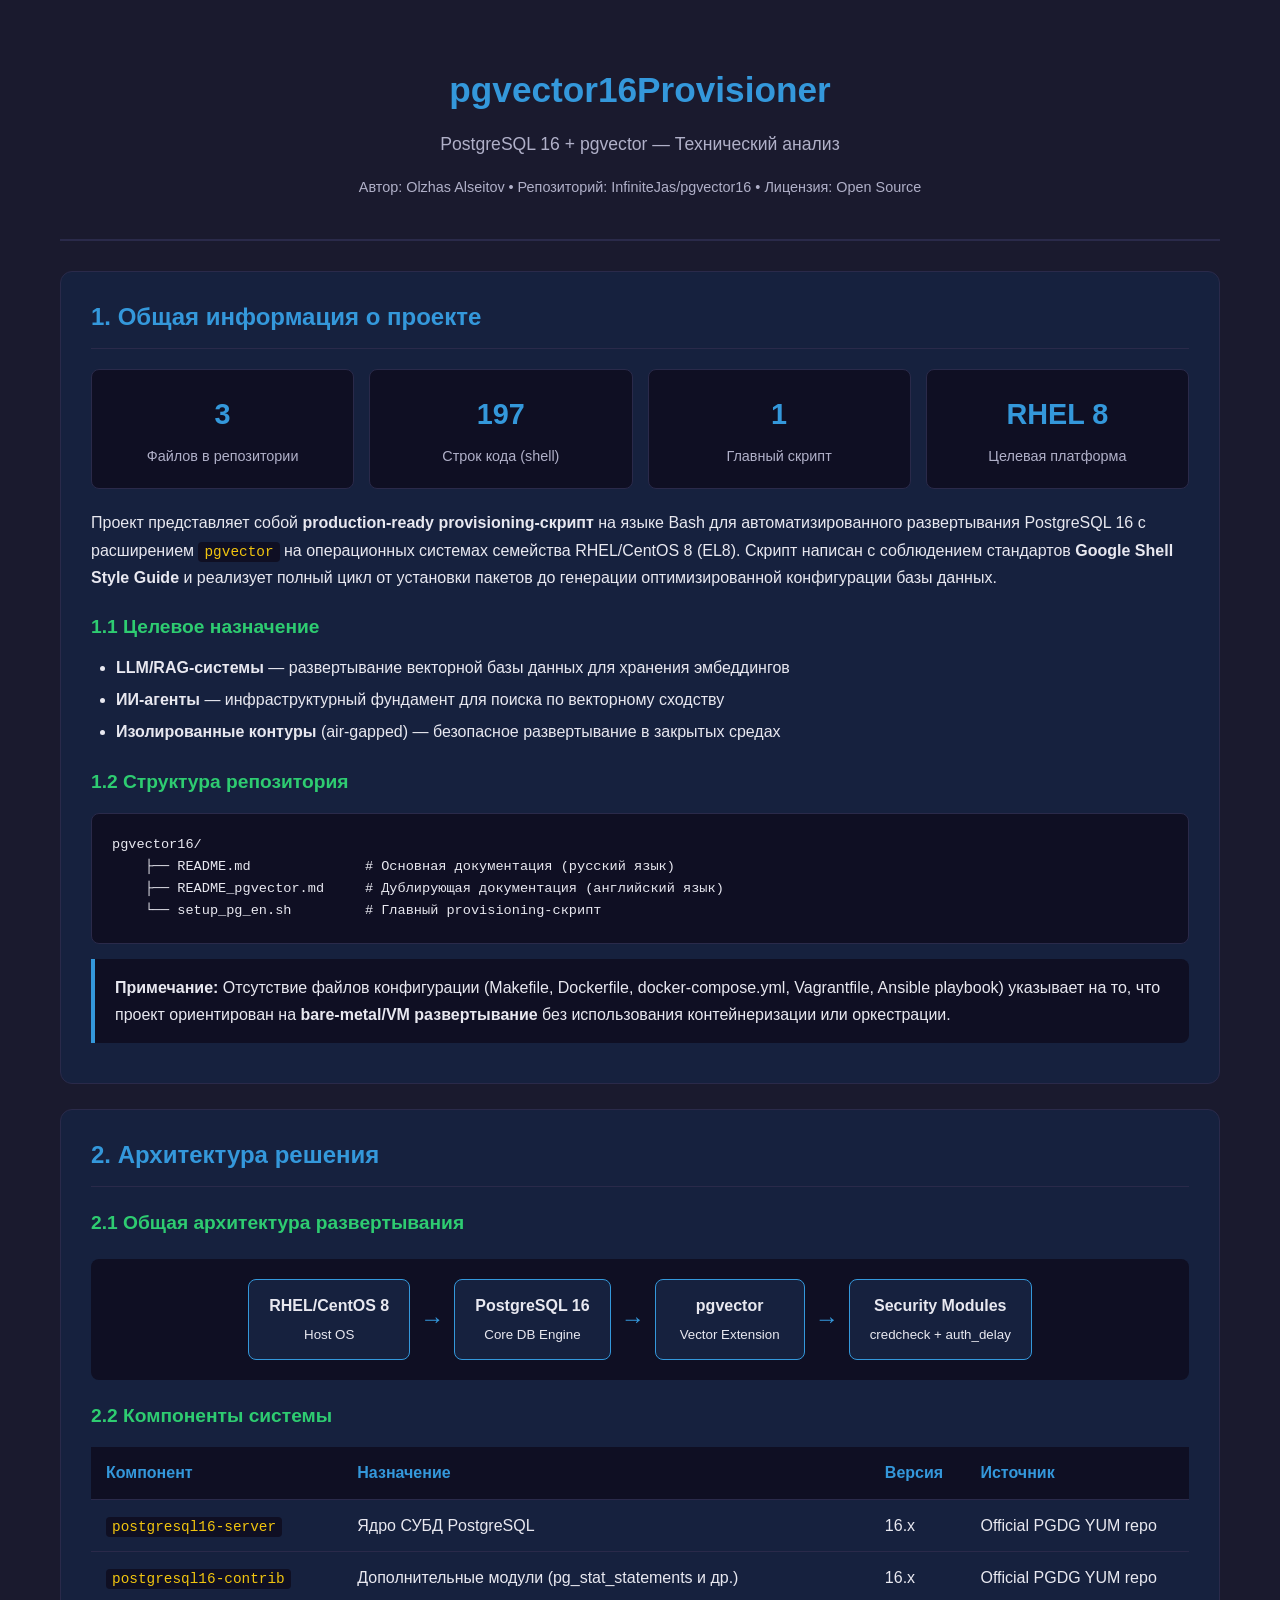
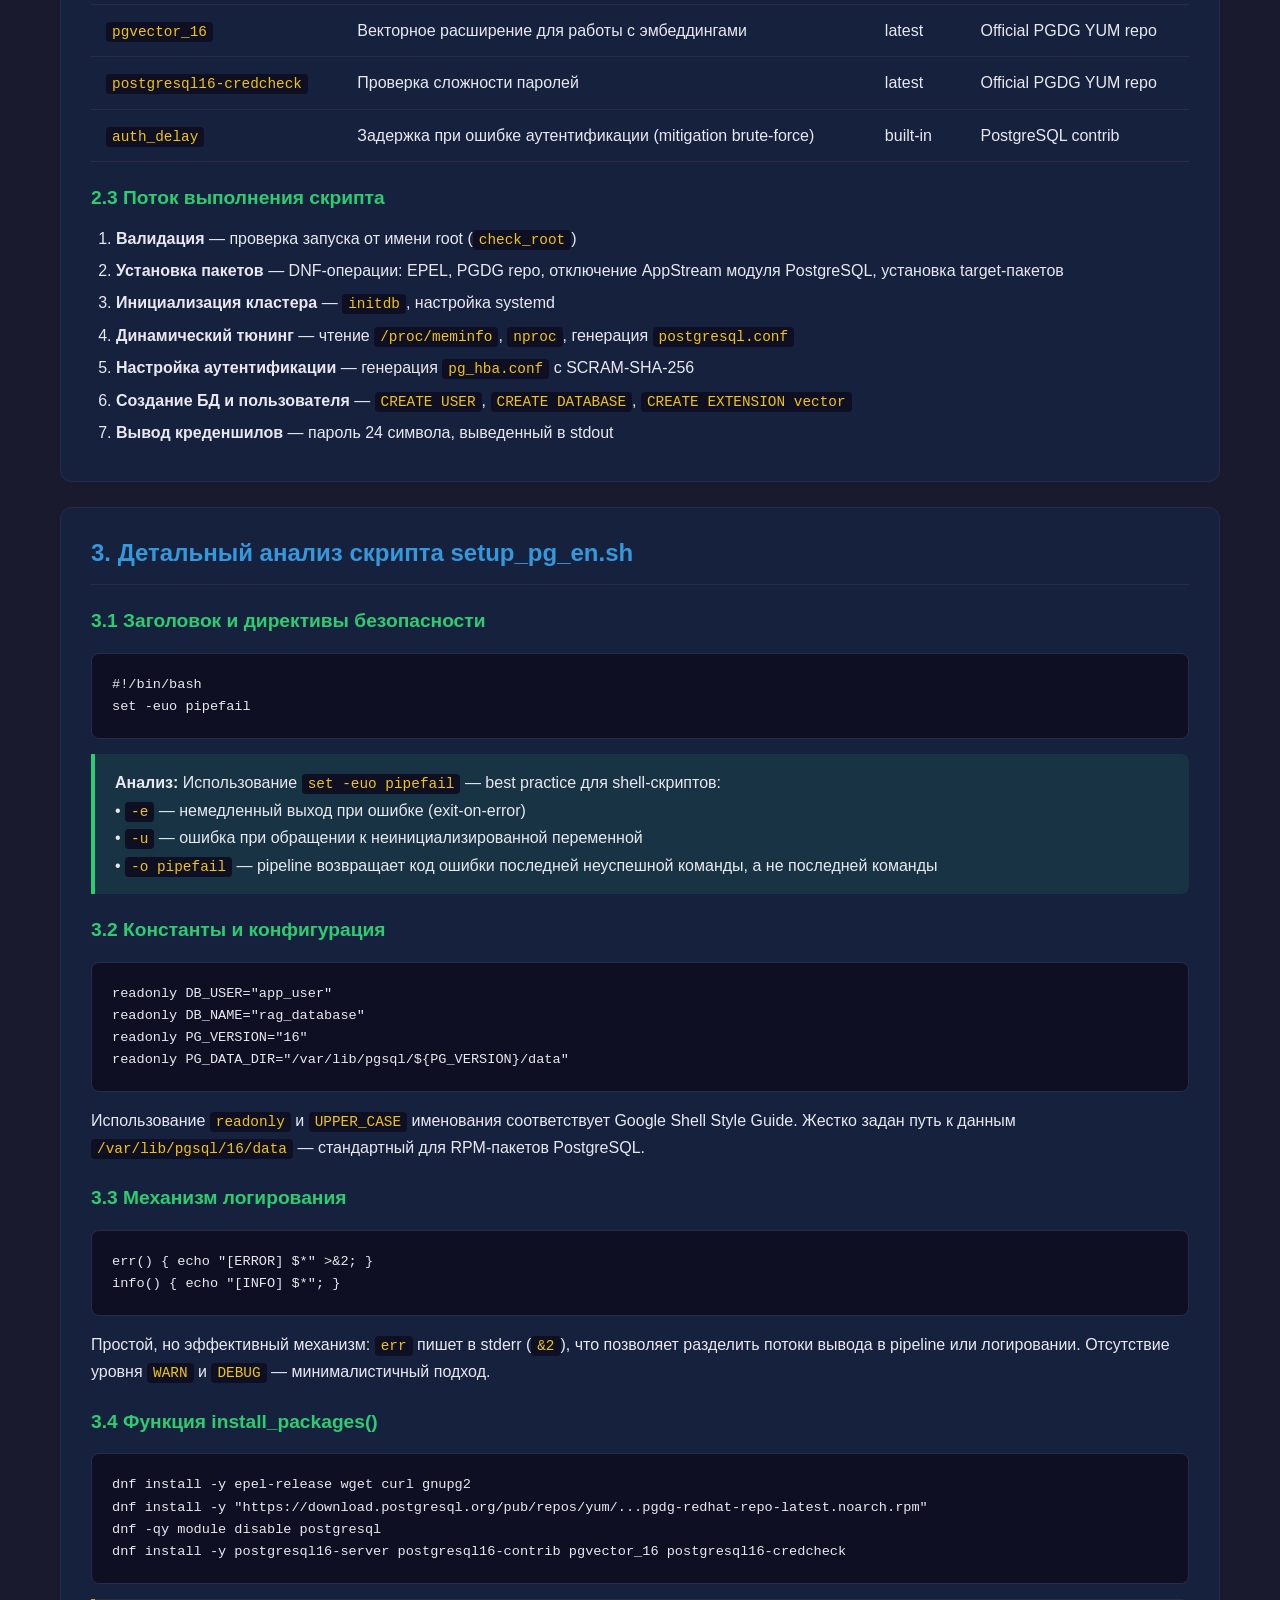
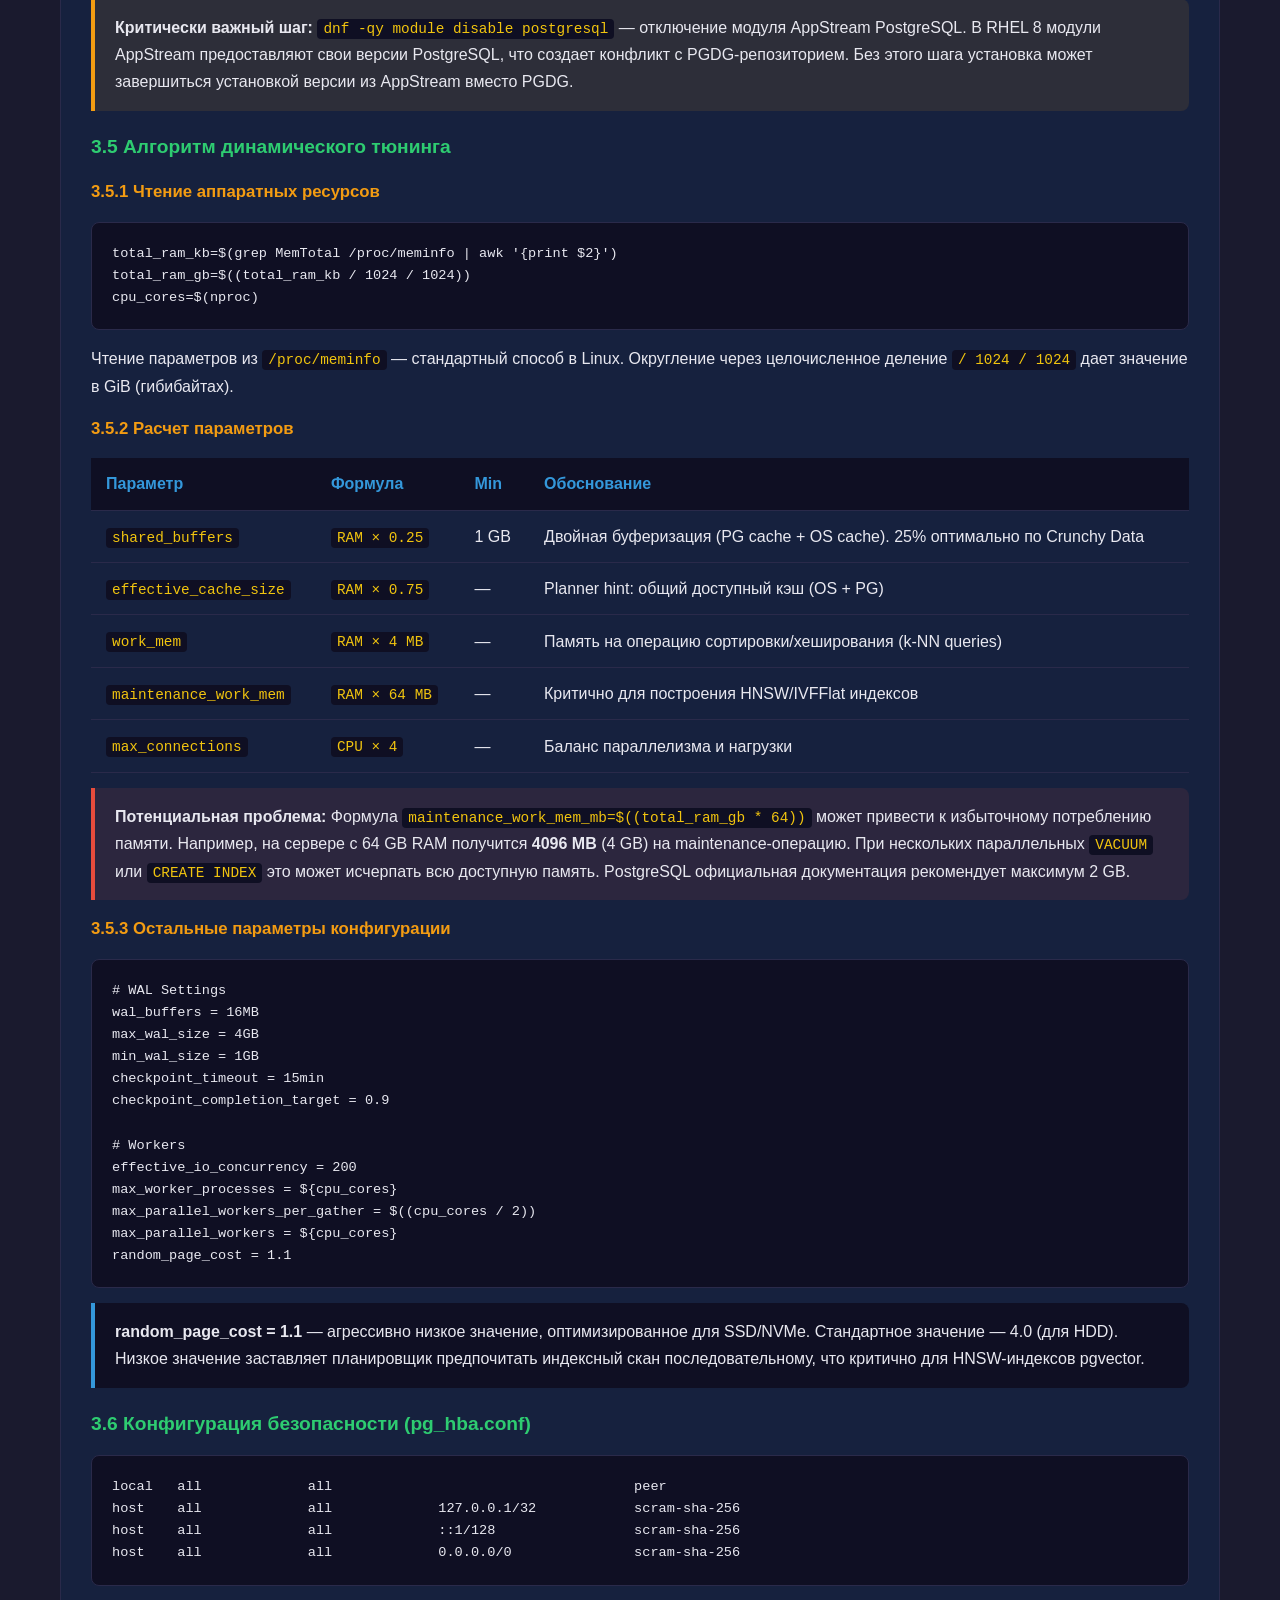
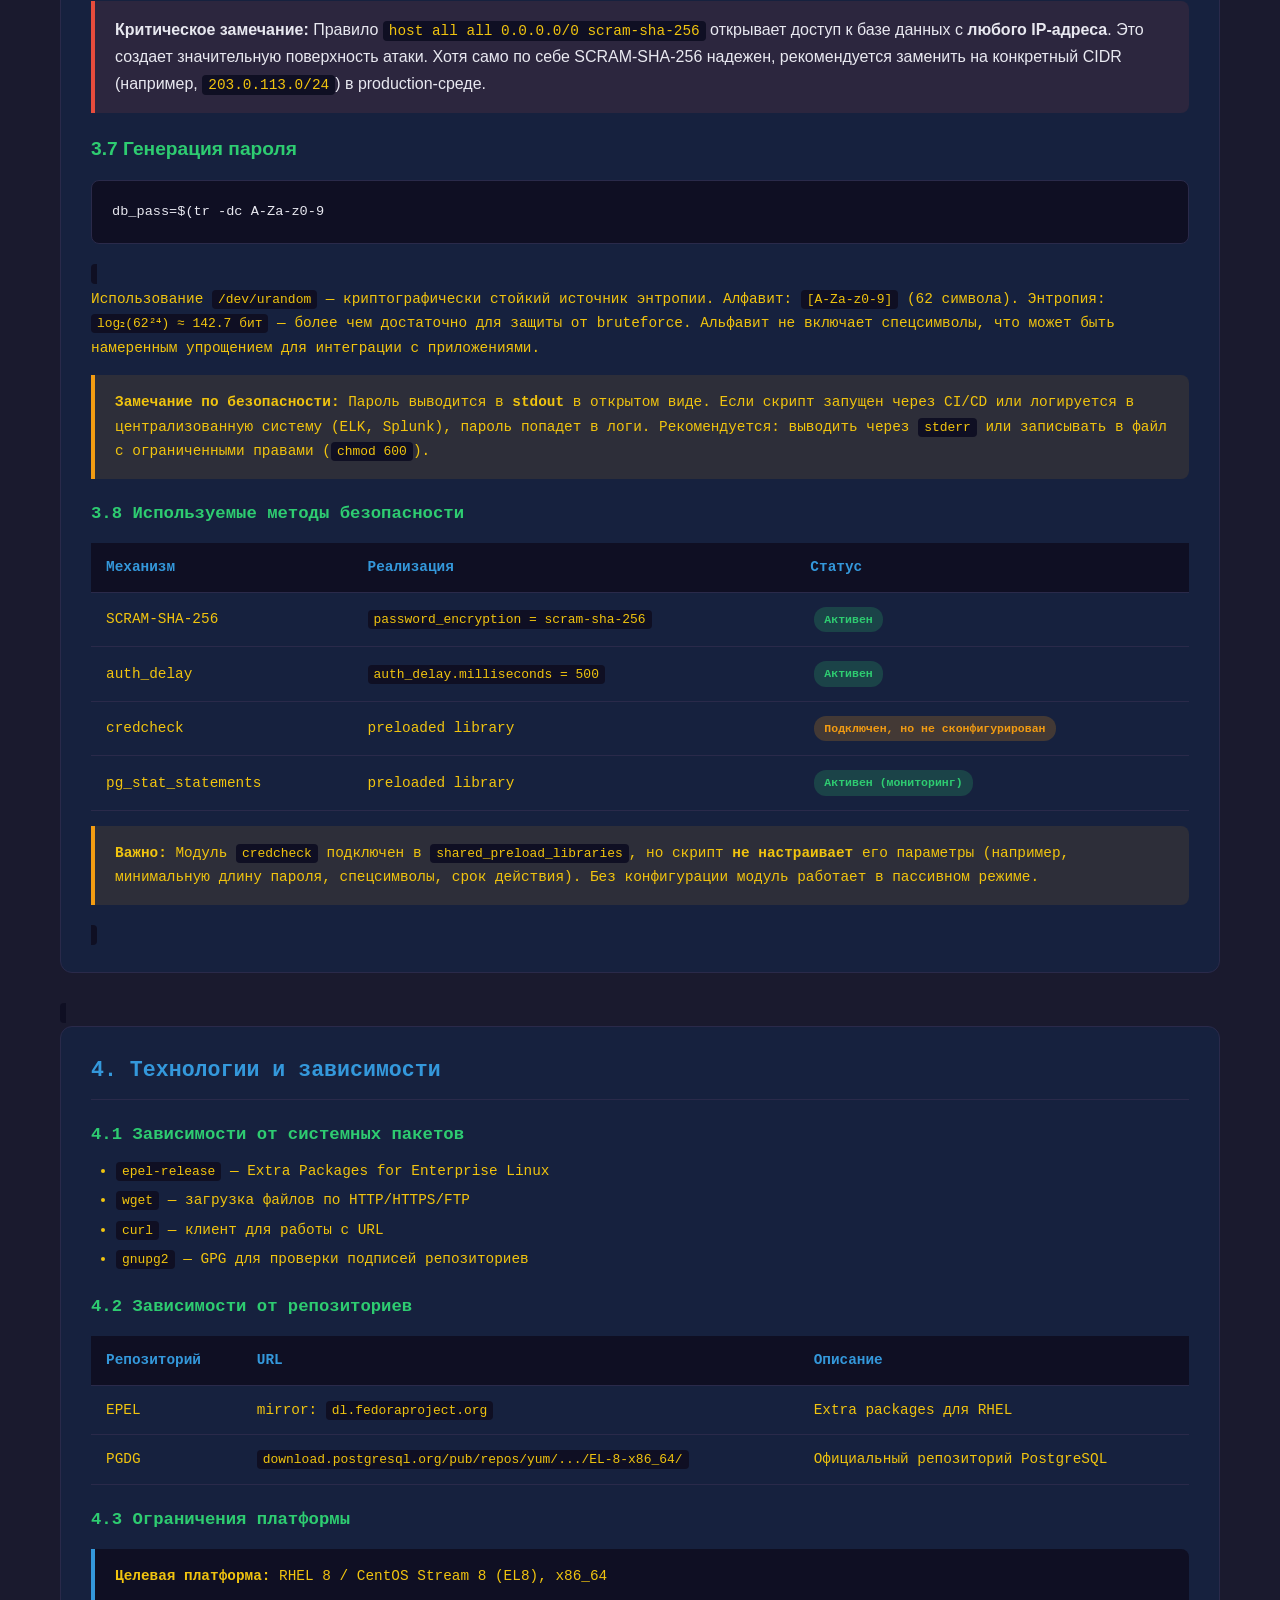
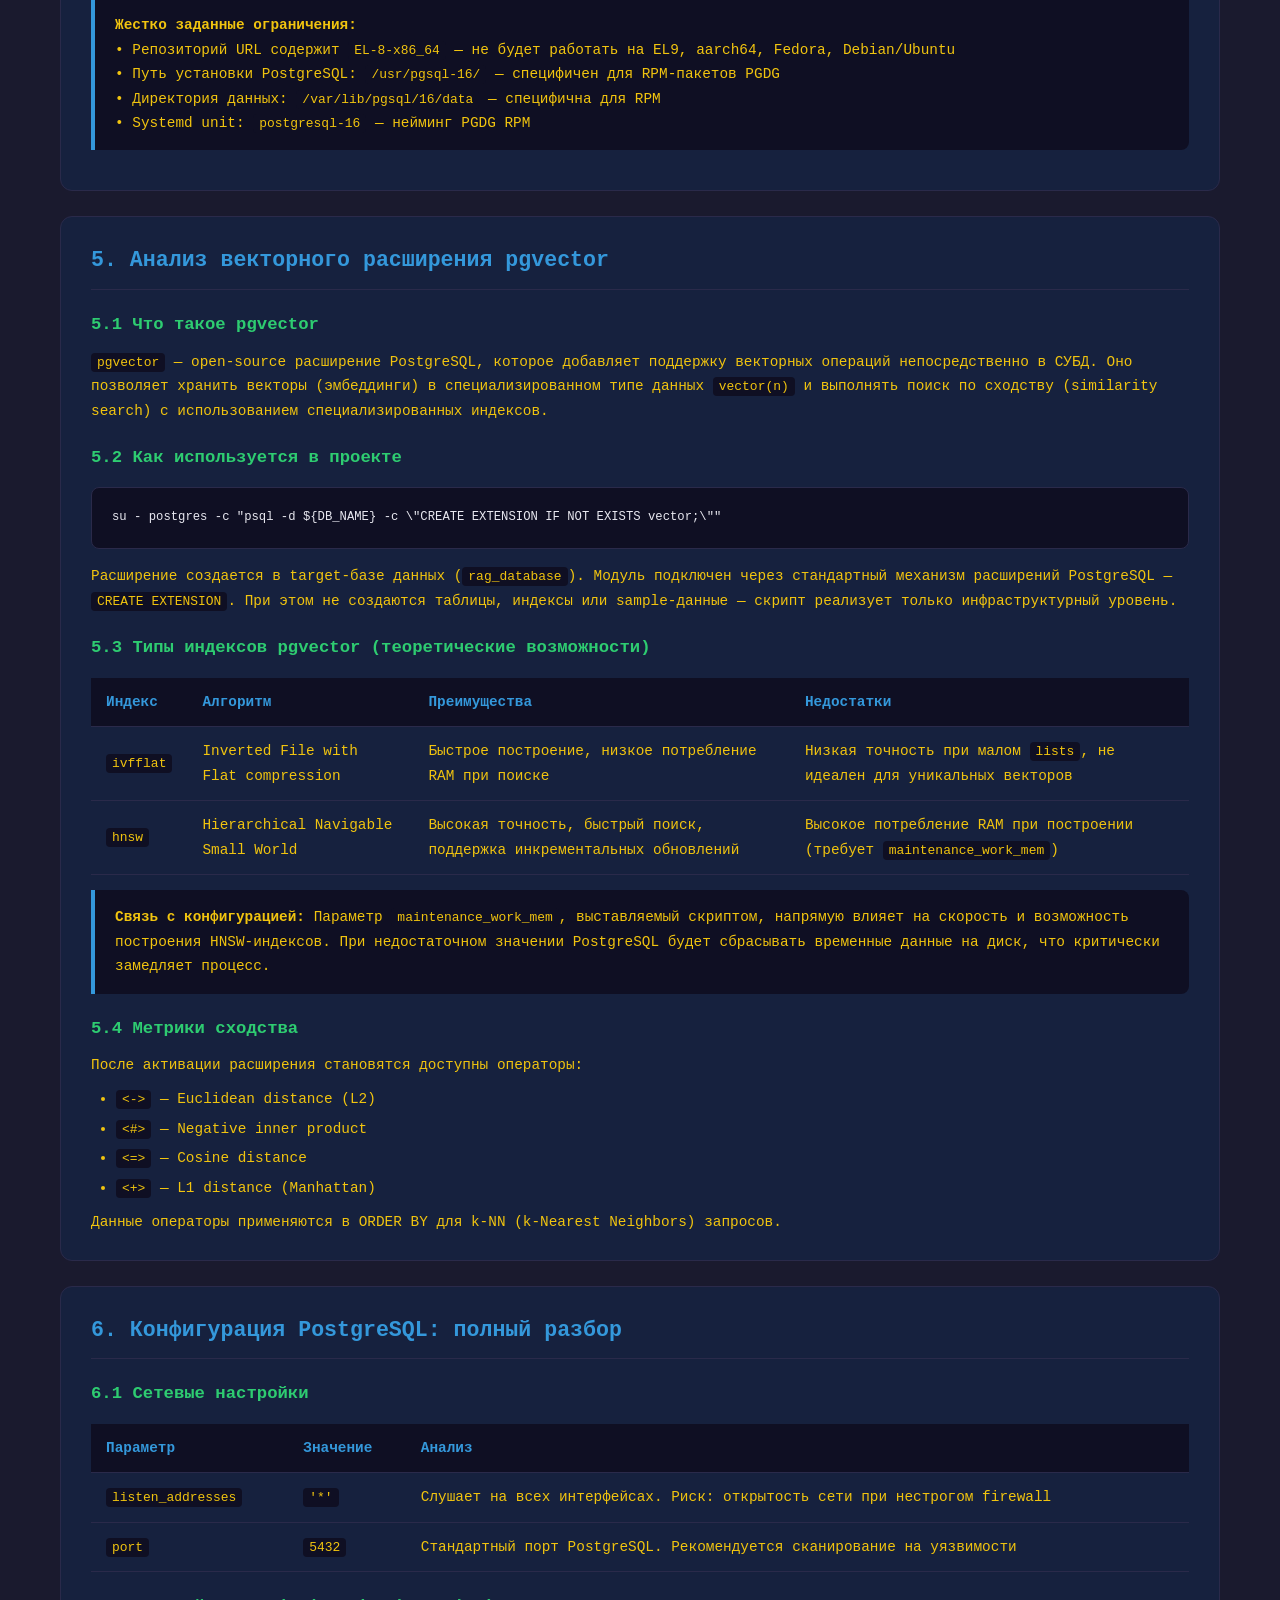
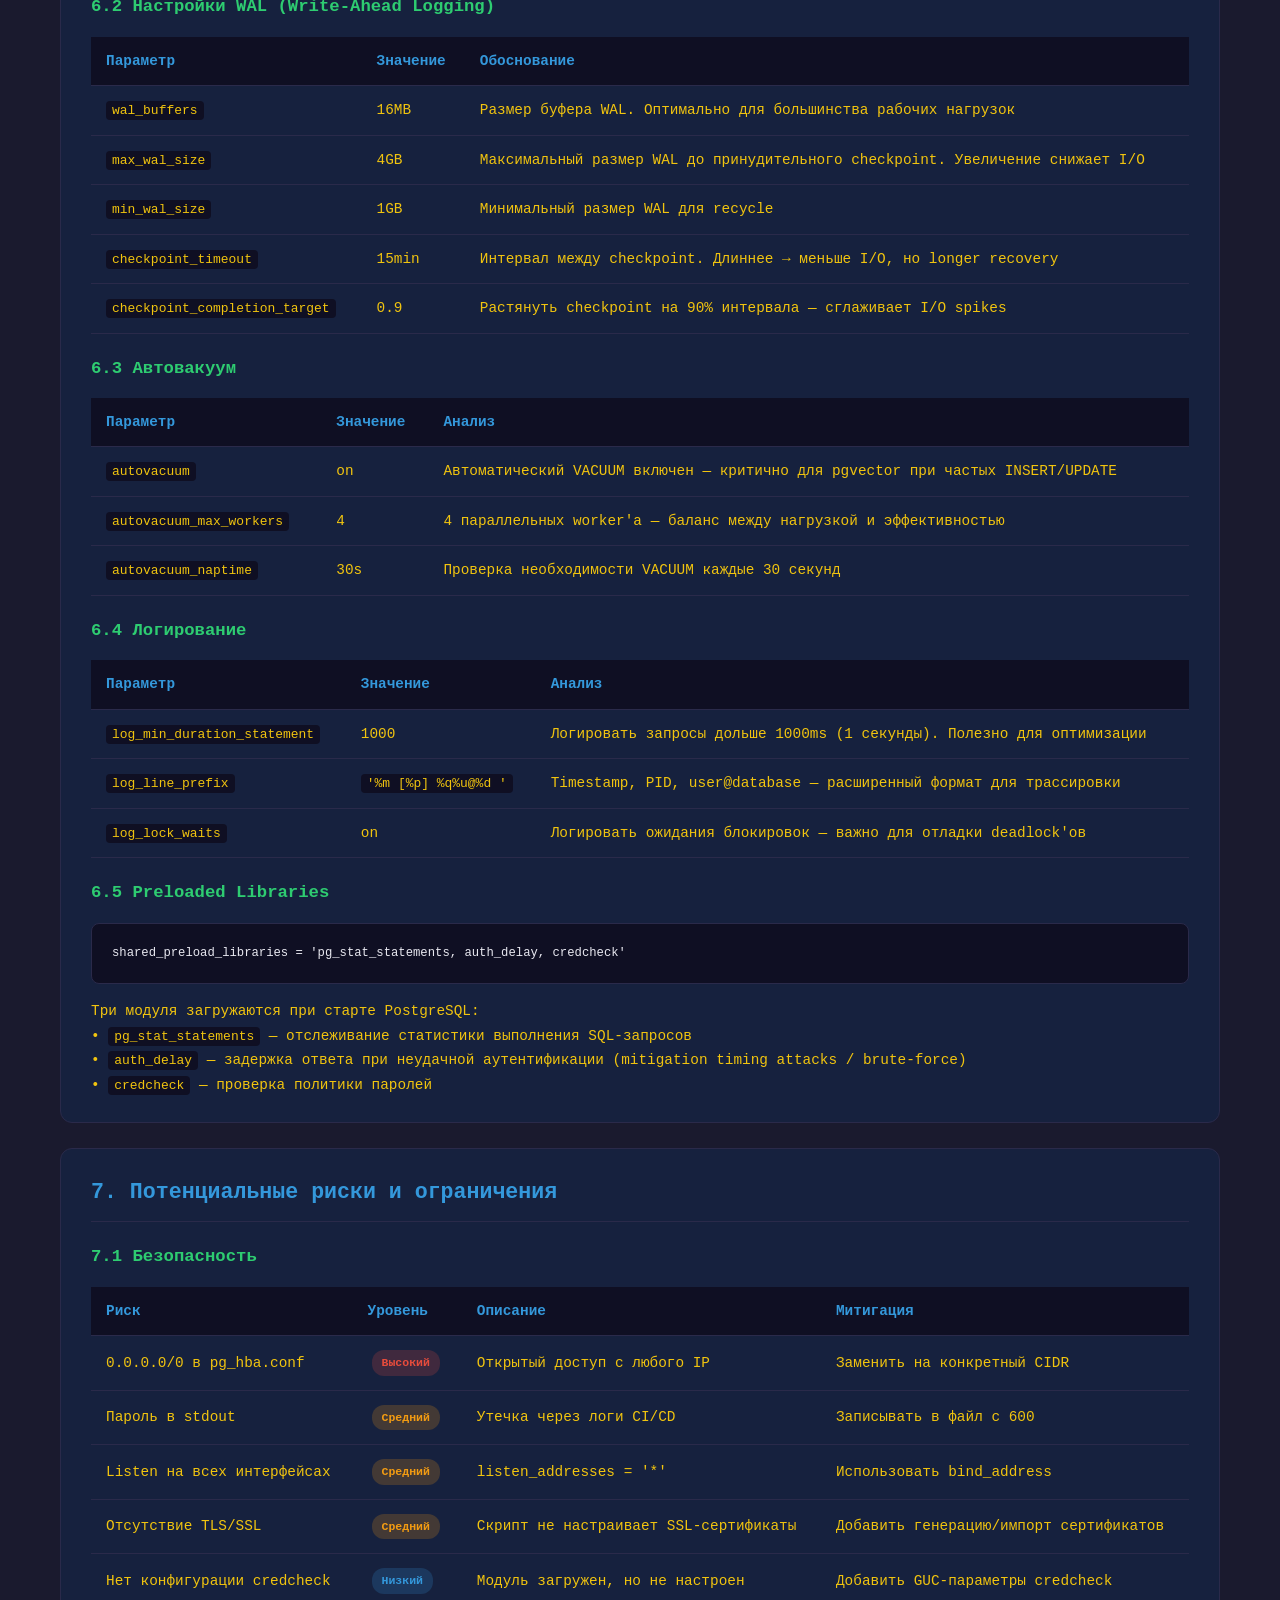
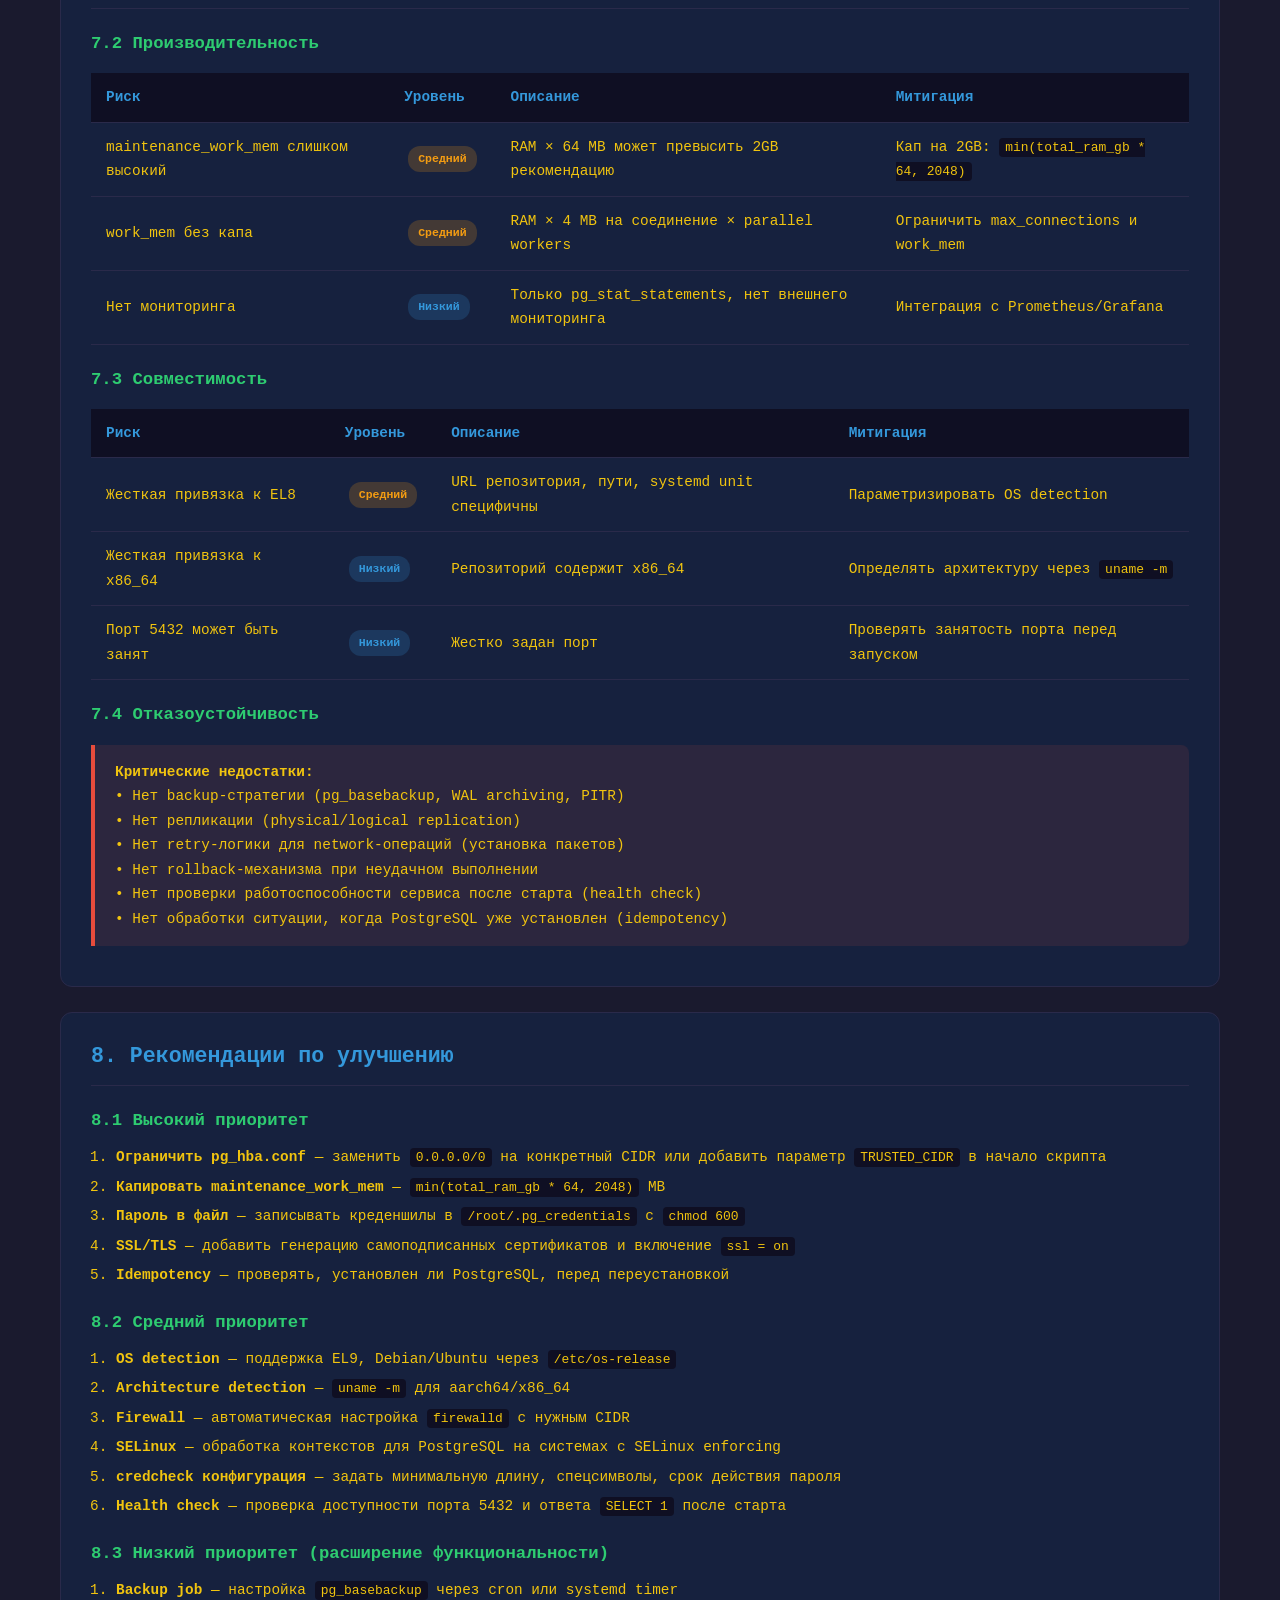
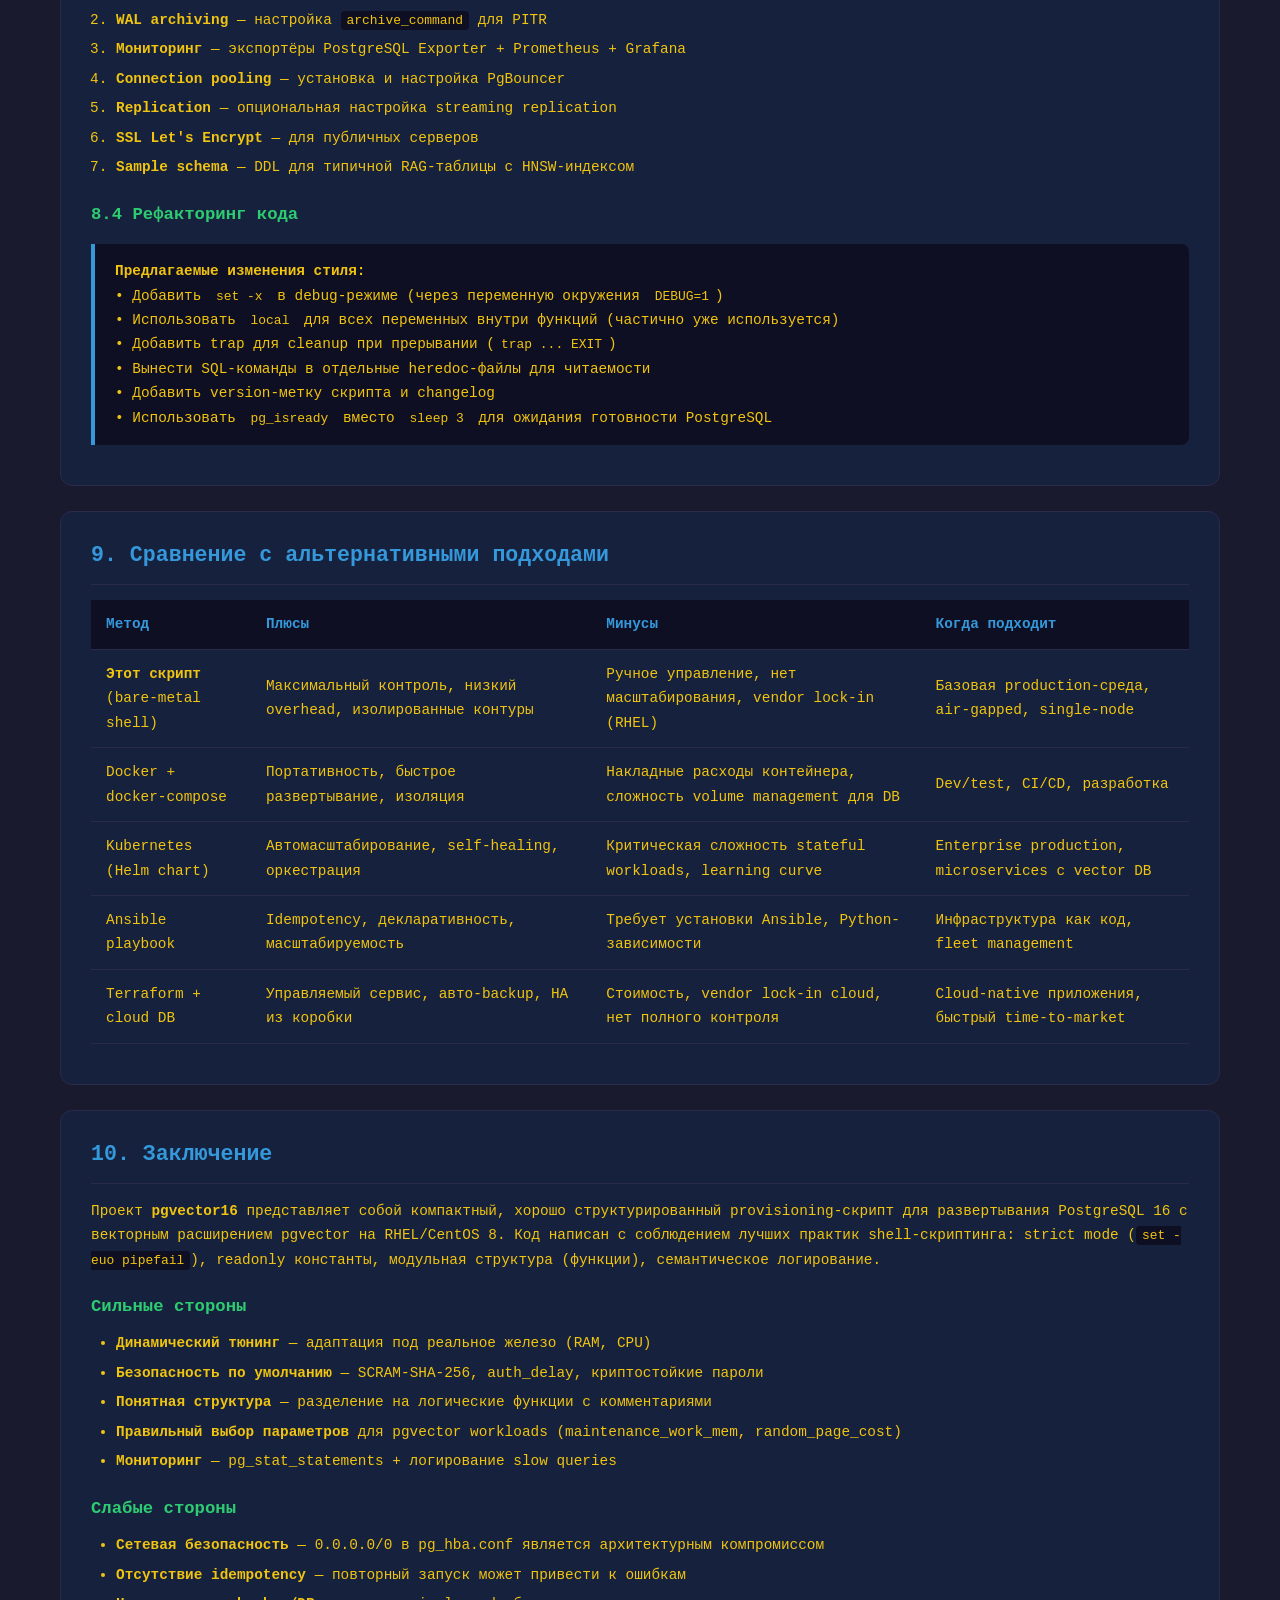
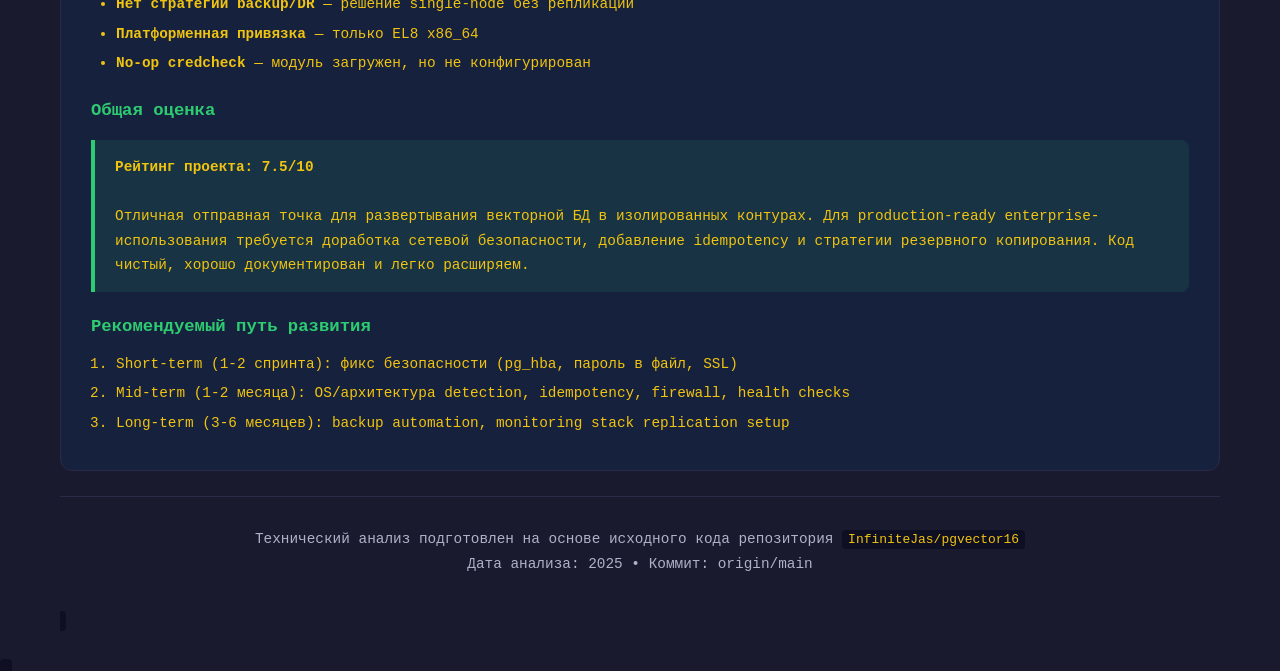
<file: technical_analysis.html>
<!DOCTYPE html>
<html lang="ru">
<head>
    <meta charset="UTF-8">
    <meta name="viewport" content="width=device-width, initial-scale=1.0">
    <title>Технический анализ: pgvector16 — PostgreSQL 16 + pgvector Provisioner</title>
    <style>
        :root {
            --bg-primary: #1a1a2e;
            --bg-secondary: #16213e;
            --bg-code: #0f0f23;
            --text-primary: #e8e8f0;
            --text-secondary: #b0b0c8;
            --accent-blue: #3498db;
            --accent-green: #2ecc71;
            --accent-orange: #f39c12;
            --accent-red: #e74c3c;
            --border-color: #2a2a4a;
        }
        
        * {
            margin: 0;
            padding: 0;
            box-sizing: border-box;
        }
        
        body {
            font-family: 'Segoe UI', Tahoma, Geneva, Verdana, sans-serif;
            background: var(--bg-primary);
            color: var(--text-primary);
            line-height: 1.7;
        }
        
        .container {
            max-width: 1200px;
            margin: 0 auto;
            padding: 20px;
        }
        
        header {
            text-align: center;
            padding: 40px 0;
            border-bottom: 2px solid var(--border-color);
            margin-bottom: 30px;
        }
        
        header h1 {
            font-size: 2.2em;
            color: var(--accent-blue);
            margin-bottom: 10px;
        }
        
        header .subtitle {
            color: var(--text-secondary);
            font-size: 1.1em;
        }
        
        header .meta {
            margin-top: 15px;
            color: var(--text-secondary);
            font-size: 0.9em;
        }
        
        .section {
            background: var(--bg-secondary);
            border-radius: 12px;
            padding: 25px 30px;
            margin-bottom: 25px;
            border: 1px solid var(--border-color);
        }
        
        .section h2 {
            color: var(--accent-blue);
            font-size: 1.5em;
            margin-bottom: 15px;
            padding-bottom: 10px;
            border-bottom: 1px solid var(--border-color);
        }
        
        .section h3 {
            color: var(--accent-green);
            font-size: 1.2em;
            margin: 20px 0 10px 0;
        }
        
        .section h4 {
            color: var(--accent-orange);
            font-size: 1.05em;
            margin: 15px 0 8px 0;
        }
        
        .highlight-box {
            background: var(--bg-code);
            border-left: 4px solid var(--accent-blue);
            padding: 15px 20px;
            margin: 15px 0;
            border-radius: 0 8px 8px 0;
        }
        
        .warning-box {
            background: rgba(243, 156, 18, 0.1);
            border-left: 4px solid var(--accent-orange);
            padding: 15px 20px;
            margin: 15px 0;
            border-radius: 0 8px 8px 0;
        }
        
        .danger-box {
            background: rgba(231, 76, 60, 0.1);
            border-left: 4px solid var(--accent-red);
            padding: 15px 20px;
            margin: 15px 0;
            border-radius: 0 8px 8px 0;
        }
        
        .success-box {
            background: rgba(46, 204, 113, 0.1);
            border-left: 4px solid var(--accent-green);
            padding: 15px 20px;
            margin: 15px 0;
            border-radius: 0 8px 8px 0;
        }
        
        code {
            background: var(--bg-code);
            padding: 2px 6px;
            border-radius: 4px;
            font-family: 'Consolas', 'Monaco', monospace;
            font-size: 0.9em;
            color: #f1c40f;
        }
        
        pre {
            background: var(--bg-code);
            padding: 20px;
            border-radius: 8px;
            overflow-x: auto;
            margin: 15px 0;
            border: 1px solid var(--border-color);
        }
        
        pre code {
            background: none;
            padding: 0;
            color: var(--text-primary);
            font-size: 0.85em;
            line-height: 1.6;
        }
        
        .param-table {
            width: 100%;
            border-collapse: collapse;
            margin: 15px 0;
        }
        
        .param-table th,
        .param-table td {
            padding: 12px 15px;
            text-align: left;
            border-bottom: 1px solid var(--border-color);
        }
        
        .param-table th {
            background: var(--bg-code);
            color: var(--accent-blue);
            font-weight: 600;
        }
        
        .param-table tr:hover {
            background: rgba(52, 152, 219, 0.05);
        }
        
        ul, ol {
            margin: 10px 0 10px 25px;
        }
        
        li {
            margin: 5px 0;
        }
        
        .tag {
            display: inline-block;
            padding: 3px 10px;
            border-radius: 12px;
            font-size: 0.8em;
            font-weight: 600;
            margin: 2px 4px;
        }
        
        .tag-green { background: rgba(46, 204, 113, 0.2); color: var(--accent-green); }
        .tag-blue { background: rgba(52, 152, 219, 0.2); color: var(--accent-blue); }
        .tag-orange { background: rgba(243, 156, 18, 0.2); color: var(--accent-orange); }
        .tag-red { background: rgba(231, 76, 60, 0.2); color: var(--accent-red); }
        
        .flow-diagram {
            display: flex;
            flex-wrap: wrap;
            justify-content: center;
            gap: 10px;
            margin: 20px 0;
            padding: 20px;
            background: var(--bg-code);
            border-radius: 8px;
        }
        
        .flow-step {
            background: var(--bg-secondary);
            border: 1px solid var(--accent-blue);
            padding: 12px 20px;
            border-radius: 8px;
            text-align: center;
            min-width: 150px;
        }
        
        .flow-arrow {
            display: flex;
            align-items: center;
            color: var(--accent-blue);
            font-size: 1.5em;
        }
        
        .stats-grid {
            display: grid;
            grid-template-columns: repeat(auto-fit, minmax(250px, 1fr));
            gap: 15px;
            margin: 20px 0;
        }
        
        .stat-card {
            background: var(--bg-code);
            padding: 20px;
            border-radius: 8px;
            text-align: center;
            border: 1px solid var(--border-color);
        }
        
        .stat-card .value {
            font-size: 1.8em;
            font-weight: bold;
            color: var(--accent-blue);
        }
        
        .stat-card .label {
            color: var(--text-secondary);
            font-size: 0.9em;
            margin-top: 5px;
        }
        
        footer {
            text-align: center;
            padding: 30px 0;
            color: var(--text-secondary);
            border-top: 1px solid var(--border-color);
            margin-top: 20px;
        }
    </style>
</head>
<body>

<div class="container">

<header>
    <h1>pgvector16Provisioner</h1>
    <p class="subtitle">PostgreSQL 16 + pgvector — Технический анализ</p>
    <p class="meta">Автор: Olzhas Alseitov &bull; Репозиторий: InfiniteJas/pgvector16 &bull; Лицензия: Open Source</p>
</header>

<!-- ==================== 1. ОБЩАЯ ИНФОРМАЦИЯ ==================== -->
<div class="section">
    <h2>1. Общая информация о проекте</h2>
    
    <div class="stats-grid">
        <div class="stat-card">
            <div class="value">3</div>
            <div class="label">Файлов в репозитории</div>
        </div>
        <div class="stat-card">
            <div class="value">197</div>
            <div class="label">Строк кода (shell)</div>
        </div>
        <div class="stat-card">
            <div class="value">1</div>
            <div class="label">Главный скрипт</div>
        </div>
        <div class="stat-card">
            <div class="value">RHEL 8</div>
            <div class="label">Целевая платформа</div>
        </div>
    </div>
    
    <p>
        Проект представляет собой <strong>production-ready provisioning-скрипт</strong> на языке Bash для автоматизированного развертывания 
        PostgreSQL 16 с расширением <code>pgvector</code> на операционных системах семейства RHEL/CentOS 8 (EL8). 
        Скрипт написан с соблюдением стандартов <strong>Google Shell Style Guide</strong> и реализует полный цикл от установки 
        пакетов до генерации оптимизированной конфигурации базы данных.
    </p>
    
    <h3>1.1 Целевое назначение</h3>
    <ul>
        <li><strong>LLM/RAG-системы</strong> — развертывание векторной базы данных для хранения эмбеддингов</li>
        <li><strong>ИИ-агенты</strong> — инфраструктурный фундамент для поиска по векторному сходству</li>
        <li><strong>Изолированные контуры</strong> (air-gapped) — безопасное развертывание в закрытых средах</li>
    </ul>
    
    <h3>1.2 Структура репозитория</h3>
    <pre><code>pgvector16/
    ├── README.md              # Основная документация (русский язык)
    ├── README_pgvector.md     # Дублирующая документация (английский язык)
    └── setup_pg_en.sh         # Главный provisioning-скрипт</code></pre>
    
    <div class="highlight-box">
        <strong>Примечание:</strong> Отсутствие файлов конфигурации (Makefile, Dockerfile, docker-compose.yml, Vagrantfile, 
        Ansible playbook) указывает на то, что проект ориентирован на <strong>bare-metal/VM развертывание</strong> 
        без использования контейнеризации или оркестрации.
    </div>
</div>

<!-- ==================== 2. АРХИТЕКТУРА РЕШЕНИЯ ==================== -->
<div class="section">
    <h2>2. Архитектура решения</h2>
    
    <h3>2.1 Общая архитектура развертывания</h3>
    <div class="flow-diagram">
        <div class="flow-step">
            <strong>RHEL/CentOS 8</strong><br>
            <small>Host OS</small>
        </div>
        <div class="flow-arrow">→</div>
        <div class="flow-step">
            <strong>PostgreSQL 16</strong><br>
            <small>Core DB Engine</small>
        </div>
        <div class="flow-arrow">→</div>
        <div class="flow-step">
            <strong>pgvector</strong><br>
            <small>Vector Extension</small>
        </div>
        <div class="flow-arrow">→</div>
        <div class="flow-step">
            <strong>Security Modules</strong><br>
            <small>credcheck + auth_delay</small>
        </div>
    </div>
    
    <h3>2.2 Компоненты системы</h3>
    <table class="param-table">
        <thead>
            <tr>
                <th>Компонент</th>
                <th>Назначение</th>
                <th>Версия</th>
                <th>Источник</th>
            </tr>
        </thead>
        <tbody>
            <tr>
                <td><code>postgresql16-server</code></td>
                <td>Ядро СУБД PostgreSQL</td>
                <td>16.x</td>
                <td>Official PGDG YUM repo</td>
            </tr>
            <tr>
                <td><code>postgresql16-contrib</code></td>
                <td>Дополнительные модули (pg_stat_statements и др.)</td>
                <td>16.x</td>
                <td>Official PGDG YUM repo</td>
            </tr>
            <tr>
                <td><code>pgvector_16</code></td>
                <td>Векторное расширение для работы с эмбеддингами</td>
                <td>latest</td>
                <td>Official PGDG YUM repo</td>
            </tr>
            <tr>
                <td><code>postgresql16-credcheck</code></td>
                <td>Проверка сложности паролей</td>
                <td>latest</td>
                <td>Official PGDG YUM repo</td>
            </tr>
            <tr>
                <td><code>auth_delay</code></td>
                <td>Задержка при ошибке аутентификации (mitigation brute-force)</td>
                <td>built-in</td>
                <td>PostgreSQL contrib</td>
            </tr>
        </tbody>
    </table>
    
    <h3>2.3 Поток выполнения скрипта</h3>
    <ol>
        <li><strong>Валидация</strong> — проверка запуска от имени root (<code>check_root</code>)</li>
        <li><strong>Установка пакетов</strong> — DNF-операции: EPEL, PGDG repo, отключение AppStream модуля PostgreSQL, установка target-пакетов</li>
        <li><strong>Инициализация кластера</strong> — <code>initdb</code>, настройка systemd</li>
        <li><strong>Динамический тюнинг</strong> — чтение <code>/proc/meminfo</code>, <code>nproc</code>, генерация <code>postgresql.conf</code></li>
        <li><strong>Настройка аутентификации</strong> — генерация <code>pg_hba.conf</code> с SCRAM-SHA-256</li>
        <li><strong>Создание БД и пользователя</strong> — <code>CREATE USER</code>, <code>CREATE DATABASE</code>, <code>CREATE EXTENSION vector</code></li>
        <li><strong>Вывод креденшилов</strong> — пароль 24 символа, выведенный в stdout</li>
    </ol>
</div>

<!-- ==================== 3. ДЕТАЛЬНЫЙ АНАЛИЗ КОДА ==================== -->
<div class="section">
    <h2>3. Детальный анализ скрипта setup_pg_en.sh</h2>
    
    <h3>3.1 Заголовок и директивы безопасности</h3>
    <pre><code>#!/bin/bash
set -euo pipefail</code></pre>
    <div class="success-box">
        <strong>Анализ:</strong> Использование <code>set -euo pipefail</code> — best practice для shell-скриптов:<br>
        • <code>-e</code> — немедленный выход при ошибке (exit-on-error)<br>
        • <code>-u</code> — ошибка при обращении к неинициализированной переменной<br>
        • <code>-o pipefail</code> — pipeline возвращает код ошибки последней неуспешной команды, а не последней команды
    </div>
    
    <h3>3.2 Константы и конфигурация</h3>
    <pre><code>readonly DB_USER="app_user"
readonly DB_NAME="rag_database"
readonly PG_VERSION="16"
readonly PG_DATA_DIR="/var/lib/pgsql/${PG_VERSION}/data"</code></pre>
    <p>
        Использование <code>readonly</code> и <code>UPPER_CASE</code> именования соответствует Google Shell Style Guide. 
        Жестко задан путь к данным <code>/var/lib/pgsql/16/data</code> — стандартный для RPM-пакетов PostgreSQL.
    </p>
    
    <h3>3.3 Механизм логирования</h3>
    <pre><code>err() { echo "[ERROR] $*" >&2; }
info() { echo "[INFO] $*"; }</code></pre>
    <p>
        Простой, но эффективный механизм: <code>err</code> пишет в stderr (<code>&2</code>), что позволяет разделить потоки 
        вывода в pipeline или логировании. Отсутствие уровня <code>WARN</code> и <code>DEBUG</code> — минималистичный подход.
    </p>
    
    <h3>3.4 Функция install_packages()</h3>
    <pre><code>dnf install -y epel-release wget curl gnupg2
dnf install -y "https://download.postgresql.org/pub/repos/yum/...pgdg-redhat-repo-latest.noarch.rpm"
dnf -qy module disable postgresql
dnf install -y postgresql16-server postgresql16-contrib pgvector_16 postgresql16-credcheck</code></pre>
    
    <div class="warning-box">
        <strong>Критически важный шаг:</strong> <code>dnf -qy module disable postgresql</code> — отключение модуля AppStream PostgreSQL. 
        В RHEL 8 модули AppStream предоставляют свои версии PostgreSQL, что создает конфликт с PGDG-репозиторием. 
        Без этого шага установка может завершиться установкой версии из AppStream вместо PGDG.
    </div>
    
    <h3>3.5 Алгоритм динамического тюнинга</h3>
    
    <h4>3.5.1 Чтение аппаратных ресурсов</h4>
    <pre><code>total_ram_kb=$(grep MemTotal /proc/meminfo | awk '{print $2}')
total_ram_gb=$((total_ram_kb / 1024 / 1024))
cpu_cores=$(nproc)</code></pre>
    <p>
        Чтение параметров из <code>/proc/meminfo</code> — стандартный способ в Linux. 
        Округление через целочисленное деление <code>/ 1024 / 1024</code> дает значение в GiB (гибибайтах).
    </p>
    
    <h4>3.5.2 Расчет параметров</h4>
    <table class="param-table">
        <thead>
            <tr>
                <th>Параметр</th>
                <th>Формула</th>
                <th>Min</th>
                <th>Обоснование</th>
            </tr>
        </thead>
        <tbody>
            <tr>
                <td><code>shared_buffers</code></td>
                <td><code>RAM × 0.25</code></td>
                <td>1 GB</td>
                <td>Двойная буферизация (PG cache + OS cache). 25% оптимально по Crunchy Data</td>
            </tr>
            <tr>
                <td><code>effective_cache_size</code></td>
                <td><code>RAM × 0.75</code></td>
                <td>—</td>
                <td>Planner hint: общий доступный кэш (OS + PG)</td>
            </tr>
            <tr>
                <td><code>work_mem</code></td>
                <td><code>RAM × 4 MB</code></td>
                <td>—</td>
                <td>Память на операцию сортировки/хеширования (k-NN queries)</td>
            </tr>
            <tr>
                <td><code>maintenance_work_mem</code></td>
                <td><code>RAM × 64 MB</code></td>
                <td>—</td>
                <td>Критично для построения HNSW/IVFFlat индексов</td>
            </tr>
            <tr>
                <td><code>max_connections</code></td>
                <td><code>CPU × 4</code></td>
                <td>—</td>
                <td>Баланс параллелизма и нагрузки</td>
            </tr>
        </tbody>
    </table>
    
    <div class="danger-box">
        <strong>Потенциальная проблема:</strong> Формула <code>maintenance_work_mem_mb=$((total_ram_gb * 64))</code> может привести 
        к избыточному потреблению памяти. Например, на сервере с 64 GB RAM получится <strong>4096 MB</strong> 
        (4 GB) на maintenance-операцию. При нескольких параллельных <code>VACUUM</code> или <code>CREATE INDEX</code> 
        это может исчерпать всю доступную память. PostgreSQL официальная документация рекомендует максимум 2 GB.
    </div>
    
    <h4>3.5.3 Остальные параметры конфигурации</h4>
    <pre><code># WAL Settings
wal_buffers = 16MB
max_wal_size = 4GB
min_wal_size = 1GB
checkpoint_timeout = 15min
checkpoint_completion_target = 0.9

# Workers
effective_io_concurrency = 200
max_worker_processes = ${cpu_cores}
max_parallel_workers_per_gather = $((cpu_cores / 2))
max_parallel_workers = ${cpu_cores}
random_page_cost = 1.1</code></pre>
    
    <div class="highlight-box">
        <strong>random_page_cost = 1.1</strong> — агрессивно низкое значение, оптимизированное для SSD/NVMe. 
        Стандартное значение — 4.0 (для HDD). Низкое значение заставляет планировщик предпочитать индексный скан 
        последовательному, что критично для HNSW-индексов pgvector.
    </div>
    
    <h3>3.6 Конфигурация безопасности (pg_hba.conf)</h3>
    <pre><code>local   all             all                                     peer
host    all             all             127.0.0.1/32            scram-sha-256
host    all             all             ::1/128                 scram-sha-256
host    all             all             0.0.0.0/0               scram-sha-256</code></pre>
    
    <div class="danger-box">
        <strong>Критическое замечание:</strong> Правило <code>host all all 0.0.0.0/0 scram-sha-256</code> открывает 
        доступ к базе данных с <strong>любого IP-адреса</strong>. Это создает значительную поверхность атаки. 
        Хотя само по себе SCRAM-SHA-256 надежен, рекомендуется заменить на конкретный CIDR (например, 
        <code>203.0.113.0/24</code>) в production-среде.
    </div>
    
    <h3>3.7 Генерация пароля</h3>
    <pre><code>db_pass=$(tr -dc A-Za-z0-9 </dev/urandom | head -c 24)</code></pre>
    <p>
        Использование <code>/dev/urandom</code> — криптографически стойкий источник энтропии. 
        Алфавит: <code>[A-Za-z0-9]</code> (62 символа). Энтропия: <code>log₂(62²⁴) ≈ 142.7 бит</code> — 
        более чем достаточно для защиты от bruteforce. Альфавит не включает спецсимволы, что может быть 
        намеренным упрощением для интеграции с приложениями.
    </p>
    
    <div class="warning-box">
        <strong>Замечание по безопасности:</strong> Пароль выводится в <strong>stdout</strong> в открытом виде. 
        Если скрипт запущен через CI/CD или логируется в централизованную систему (ELK, Splunk), 
        пароль попадет в логи. Рекомендуется: выводить через <code>stderr</code> или записывать в файл 
        с ограниченными правами (<code>chmod 600</code>).
    </div>
    
    <h3>3.8 Используемые методы безопасности</h3>
    <table class="param-table">
        <thead>
            <tr>
                <th>Механизм</th>
                <th>Реализация</th>
                <th>Статус</th>
            </tr>
        </thead>
        <tbody>
            <tr>
                <td>SCRAM-SHA-256</td>
                <td><code>password_encryption = scram-sha-256</code></td>
                <td><span class="tag tag-green">Активен</span></td>
            </tr>
            <tr>
                <td>auth_delay</td>
                <td><code>auth_delay.milliseconds = 500</code></td>
                <td><span class="tag tag-green">Активен</span></td>
            </tr>
            <tr>
                <td>credcheck</td>
                <td>preloaded library</td>
                <td><span class="tag tag-orange">Подключен, но не сконфигурирован</span></td>
            </tr>
            <tr>
                <td>pg_stat_statements</td>
                <td>preloaded library</td>
                <td><span class="tag tag-green">Активен (мониторинг)</span></td>
            </tr>
        </tbody>
    </table>
    
    <div class="warning-box">
        <strong>Важно:</strong> Модуль <code>credcheck</code> подключен в <code>shared_preload_libraries</code>, 
        но скрипт <strong>не настраивает</strong> его параметры (например, минимальную длину пароля, 
        спецсимволы, срок действия). Без конфигурации модуль работает в пассивном режиме.
    </div>
</div>

<!-- ==================== 4. ТЕХНОЛОГИИ И ЗАВИСИМОСТИ ==================== -->
<div class="section">
    <h2>4. Технологии и зависимости</h2>
    
    <h3>4.1 Зависимости от системных пакетов</h3>
    <ul>
        <li><code>epel-release</code> — Extra Packages for Enterprise Linux</li>
        <li><code>wget</code> — загрузка файлов по HTTP/HTTPS/FTP</li>
        <li><code>curl</code> — клиент для работы с URL</li>
        <li><code>gnupg2</code> — GPG для проверки подписей репозиториев</li>
    </ul>
    
    <h3>4.2 Зависимости от репозиториев</h3>
    <table class="param-table">
        <thead>
            <tr>
                <th>Репозиторий</th>
                <th>URL</th>
                <th>Описание</th>
            </tr>
        </thead>
        <tbody>
            <tr>
                <td>EPEL</td>
                <td>mirror: <code>dl.fedoraproject.org</code></td>
                <td>Extra packages для RHEL</td>
            </tr>
            <tr>
                <td>PGDG</td>
                <td><code>download.postgresql.org/pub/repos/yum/.../EL-8-x86_64/</code></td>
                <td>Официальный репозиторий PostgreSQL</td>
            </tr>
        </tbody>
    </table>
    
    <h3>4.3 Ограничения платформы</h3>
    <div class="highlight-box">
        <strong>Целевая платформа:</strong> RHEL 8 / CentOS Stream 8 (EL8), x86_64<br><br>
        <strong>Жестко заданные ограничения:</strong><br>
        • Репозиторий URL содержит <code>EL-8-x86_64</code> — не будет работать на EL9, aarch64, Fedora, Debian/Ubuntu<br>
        • Путь установки PostgreSQL: <code>/usr/pgsql-16/</code> — специфичен для RPM-пакетов PGDG<br>
        • Директория данных: <code>/var/lib/pgsql/16/data</code> — специфична для RPM<br>
        • Systemd unit: <code>postgresql-16</code> — нейминг PGDG RPM
    </div>
</div>

<!-- ==================== 5. АНАЛИЗ PGVECTOR ==================== -->
<div class="section">
    <h2>5. Анализ векторного расширения pgvector</h2>
    
    <h3>5.1 Что такое pgvector</h3>
    <p>
        <code>pgvector</code> — open-source расширение PostgreSQL, которое добавляет поддержку векторных операций 
        непосредственно в СУБД. Оно позволяет хранить векторы (эмбеддинги) в специализированном типе данных 
        <code>vector(n)</code> и выполнять поиск по сходству (similarity search) с использованием специализированных индексов.
    </p>
    
    <h3>5.2 Как используется в проекте</h3>
    <pre><code>su - postgres -c "psql -d ${DB_NAME} -c \"CREATE EXTENSION IF NOT EXISTS vector;\""</code></pre>
    <p>
        Расширение создается в target-базе данных (<code>rag_database</code>). Модуль подключен через стандартный 
        механизм расширений PostgreSQL — <code>CREATE EXTENSION</code>. При этом не создаются таблицы, индексы 
        или sample-данные — скрипт реализует только инфраструктурный уровень.
    </p>
    
    <h3>5.3 Типы индексов pgvector (теоретические возможности)</h3>
    <table class="param-table">
        <thead>
            <tr>
                <th>Индекс</th>
                <th>Алгоритм</th>
                <th>Преимущества</th>
                <th>Недостатки</th>
            </tr>
        </thead>
        <tbody>
            <tr>
                <td><code>ivfflat</code></td>
                <td>Inverted File with Flat compression</td>
                <td>Быстрое построение, низкое потребление RAM при поиске</td>
                <td>Низкая точность при малом <code>lists</code>, не идеален для уникальных векторов</td>
            </tr>
            <tr>
                <td><code>hnsw</code></td>
                <td>Hierarchical Navigable Small World</td>
                <td>Высокая точность, быстрый поиск, поддержка инкрементальных обновлений</td>
                <td>Высокое потребление RAM при построении (требует <code>maintenance_work_mem</code>)</td>
            </tr>
        </tbody>
    </table>
    
    <div class="highlight-box">
        <strong>Связь с конфигурацией:</strong> Параметр <code>maintenance_work_mem</code>, выставляемый скриптом, 
        напрямую влияет на скорость и возможность построения HNSW-индексов. При недостаточном значении 
        PostgreSQL будет сбрасывать временные данные на диск, что критически замедляет процесс.
    </div>
    
    <h3>5.4 Метрики сходства</h3>
    <p>После активации расширения становятся доступны операторы:</p>
    <ul>
        <li><code>&lt;-&gt;</code> — Euclidean distance (L2)</li>
        <li><code>&lt;#&gt;</code> — Negative inner product</li>
        <li><code>&lt;=&gt;</code> — Cosine distance</li>
        <li><code>&lt;+&gt;</code> — L1 distance (Manhattan)</li>
    </ul>
    <p>Данные операторы применяются в ORDER BY для k-NN (k-Nearest Neighbors) запросов.</p>
</div>

<!-- ==================== 6. КОНФИГУРАЦИЯ POSTGRESQL ==================== -->
<div class="section">
    <h2>6. Конфигурация PostgreSQL: полный разбор</h2>
    
    <h3>6.1 Сетевые настройки</h3>
    <table class="param-table">
        <thead>
            <tr>
                <th>Параметр</th>
                <th>Значение</th>
                <th>Анализ</th>
            </tr>
        </thead>
        <tbody>
            <tr>
                <td><code>listen_addresses</code></td>
                <td><code>'*'</code></td>
                <td>Слушает на всех интерфейсах. Риск: открытость сети при нестрогом firewall</td>
            </tr>
            <tr>
                <td><code>port</code></td>
                <td><code>5432</code></td>
                <td>Стандартный порт PostgreSQL. Рекомендуется сканирование на уязвимости</td>
            </tr>
        </tbody>
    </table>
    
    <h3>6.2 Настройки WAL (Write-Ahead Logging)</h3>
    <table class="param-table">
        <thead>
            <tr>
                <th>Параметр</th>
                <th>Значение</th>
                <th>Обоснование</th>
            </tr>
        </thead>
        <tbody>
            <tr>
                <td><code>wal_buffers</code></td>
                <td>16MB</td>
                <td>Размер буфера WAL. Оптимально для большинства рабочих нагрузок</td>
            </tr>
            <tr>
                <td><code>max_wal_size</code></td>
                <td>4GB</td>
                <td>Максимальный размер WAL до принудительного checkpoint. Увеличение снижает I/O</td>
            </tr>
            <tr>
                <td><code>min_wal_size</code></td>
                <td>1GB</td>
                <td>Минимальный размер WAL для recycle</td>
            </tr>
            <tr>
                <td><code>checkpoint_timeout</code></td>
                <td>15min</td>
                <td>Интервал между checkpoint. Длиннее → меньше I/O, но longer recovery</td>
            </tr>
            <tr>
                <td><code>checkpoint_completion_target</code></td>
                <td>0.9</td>
                <td>Растянуть checkpoint на 90% интервала — сглаживает I/O spikes</td>
            </tr>
        </tbody>
    </table>
    
    <h3>6.3 Автовакуум</h3>
    <table class="param-table">
        <thead>
            <tr>
                <th>Параметр</th>
                <th>Значение</th>
                <th>Анализ</th>
            </tr>
        </thead>
        <tbody>
            <tr>
                <td><code>autovacuum</code></td>
                <td>on</td>
                <td>Автоматический VACUUM включен — критично для pgvector при частых INSERT/UPDATE</td>
            </tr>
            <tr>
                <td><code>autovacuum_max_workers</code></td>
                <td>4</td>
                <td>4 параллельных worker'а — баланс между нагрузкой и эффективностью</td>
            </tr>
            <tr>
                <td><code>autovacuum_naptime</code></td>
                <td>30s</td>
                <td>Проверка необходимости VACUUM каждые 30 секунд</td>
            </tr>
        </tbody>
    </table>
    
    <h3>6.4 Логирование</h3>
    <table class="param-table">
        <thead>
            <tr>
                <th>Параметр</th>
                <th>Значение</th>
                <th>Анализ</th>
            </tr>
        </thead>
        <tbody>
            <tr>
                <td><code>log_min_duration_statement</code></td>
                <td>1000</td>
                <td>Логировать запросы дольше 1000ms (1 секунды). Полезно для оптимизации</td>
            </tr>
            <tr>
                <td><code>log_line_prefix</code></td>
                <td><code>'%m [%p] %q%u@%d '</code></td>
                <td>Timestamp, PID, user@database — расширенный формат для трассировки</td>
            </tr>
            <tr>
                <td><code>log_lock_waits</code></td>
                <td>on</td>
                <td>Логировать ожидания блокировок — важно для отладки deadlock'ов</td>
            </tr>
        </tbody>
    </table>
    
    <h3>6.5 Preloaded Libraries</h3>
    <pre><code>shared_preload_libraries = 'pg_stat_statements, auth_delay, credcheck'</code></pre>
    <p>
        Три модуля загружаются при старте PostgreSQL:<br>
        • <code>pg_stat_statements</code> — отслеживание статистики выполнения SQL-запросов<br>
        • <code>auth_delay</code> — задержка ответа при неудачной аутентификации (mitigation timing attacks / brute-force)<br>
        • <code>credcheck</code> — проверка политики паролей
    </p>
</div>

<!-- ==================== 7. ПОТЕНЦИАЛЬНЫЕ РИСКИ ==================== -->
<div class="section">
    <h2>7. Потенциальные риски и ограничения</h2>
    
    <h3>7.1 Безопасность</h3>
    <table class="param-table">
        <thead>
            <tr>
                <th>Риск</th>
                <th>Уровень</th>
                <th>Описание</th>
                <th>Митигация</th>
            </tr>
        </thead>
        <tbody>
            <tr>
                <td>0.0.0.0/0 в pg_hba.conf</td>
                <td><span class="tag tag-red">Высокий</span></td>
                <td>Открытый доступ с любого IP</td>
                <td>Заменить на конкретный CIDR</td>
            </tr>
            <tr>
                <td>Пароль в stdout</td>
                <td><span class="tag tag-orange">Средний</span></td>
                <td>Утечка через логи CI/CD</td>
                <td>Записывать в файл с 600</td>
            </tr>
            <tr>
                <td>Listen на всех интерфейсах</td>
                <td><span class="tag tag-orange">Средний</span></td>
                <td>listen_addresses = '*'</td>
                <td>Использовать bind_address</td>
            </tr>
            <tr>
                <td>Отсутствие TLS/SSL</td>
                <td><span class="tag tag-orange">Средний</span></td>
                <td>Скрипт не настраивает SSL-сертификаты</td>
                <td>Добавить генерацию/импорт сертификатов</td>
            </tr>
            <tr>
                <td>Нет конфигурации credcheck</td>
                <td><span class="tag tag-blue">Низкий</span></td>
                <td>Модуль загружен, но не настроен</td>
                <td>Добавить GUC-параметры credcheck</td>
            </tr>
        </tbody>
    </table>
    
    <h3>7.2 Производительность</h3>
    <table class="param-table">
        <thead>
            <tr>
                <th>Риск</th>
                <th>Уровень</th>
                <th>Описание</th>
                <th>Митигация</th>
            </tr>
        </thead>
        <tbody>
            <tr>
                <td>maintenance_work_mem слишком высокий</td>
                <td><span class="tag tag-orange">Средний</span></td>
                <td>RAM × 64 MB может превысить 2GB рекомендацию</td>
                <td>Кап на 2GB: <code>min(total_ram_gb * 64, 2048)</code></td>
            </tr>
            <tr>
                <td>work_mem без капа</td>
                <td><span class="tag tag-orange">Средний</span></td>
                <td>RAM × 4 MB на соединение × parallel workers</td>
                <td>Ограничить max_connections и work_mem</td>
            </tr>
            <tr>
                <td>Нет мониторинга</td>
                <td><span class="tag tag-blue">Низкий</span></td>
                <td>Только pg_stat_statements, нет внешнего мониторинга</td>
                <td>Интеграция с Prometheus/Grafana</td>
            </tr>
        </tbody>
    </table>
    
    <h3>7.3 Совместимость</h3>
    <table class="param-table">
        <thead>
            <tr>
                <th>Риск</th>
                <th>Уровень</th>
                <th>Описание</th>
                <th>Митигация</th>
            </tr>
        </thead>
        <tbody>
            <tr>
                <td>Жесткая привязка к EL8</td>
                <td><span class="tag tag-orange">Средний</span></td>
                <td>URL репозитория, пути, systemd unit специфичны</td>
                <td>Параметризировать OS detection</td>
            </tr>
            <tr>
                <td>Жесткая привязка к x86_64</td>
                <td><span class="tag tag-blue">Низкий</span></td>
                <td>Репозиторий содержит x86_64</td>
                <td>Определять архитектуру через <code>uname -m</code></td>
            </tr>
            <tr>
                <td>Порт 5432 может быть занят</td>
                <td><span class="tag tag-blue">Низкий</span></td>
                <td>Жестко задан порт</td>
                <td>Проверять занятость порта перед запуском</td>
            </tr>
        </tbody>
    </table>
    
    <h3>7.4 Отказоустойчивость</h3>
    <div class="danger-box">
        <strong>Критические недостатки:</strong><br>
        • Нет backup-стратегии (pg_basebackup, WAL archiving, PITR)<br>
        • Нет репликации (physical/logical replication)<br>
        • Нет retry-логики для network-операций (установка пакетов)<br>
        • Нет rollback-механизма при неудачном выполнении<br>
        • Нет проверки работоспособности сервиса после старта (health check)<br>
        • Нет обработки ситуации, когда PostgreSQL уже установлен (idempotency)
    </div>
</div>

<!-- ==================== 8. РЕКОМЕНДАЦИИ ПО УЛУЧШЕНИЮ ==================== -->
<div class="section">
    <h2>8. Рекомендации по улучшению</h2>
    
    <h3>8.1 Высокий приоритет</h3>
    <ol>
        <li><strong>Ограничить pg_hba.conf</strong> — заменить <code>0.0.0.0/0</code> на конкретный CIDR или добавить параметр <code>TRUSTED_CIDR</code> в начало скрипта</li>
        <li><strong>Капировать maintenance_work_mem</strong> — <code>min(total_ram_gb * 64, 2048)</code> MB</li>
        <li><strong>Пароль в файл</strong> — записывать креденшилы в <code>/root/.pg_credentials</code> с <code>chmod 600</code></li>
        <li><strong>SSL/TLS</strong> — добавить генерацию самоподписанных сертификатов и включение <code>ssl = on</code></li>
        <li><strong>Idempotency</strong> — проверять, установлен ли PostgreSQL, перед переустановкой</li>
    </ol>
    
    <h3>8.2 Средний приоритет</h3>
    <ol>
        <li><strong>OS detection</strong> — поддержка EL9, Debian/Ubuntu через <code>/etc/os-release</code></li>
        <li><strong>Architecture detection</strong> — <code>uname -m</code> для aarch64/x86_64</li>
        <li><strong>Firewall</strong> — автоматическая настройка <code>firewalld</code> с нужным CIDR</li>
        <li><strong>SELinux</strong> — обработка контекстов для PostgreSQL на системах с SELinux enforcing</li>
        <li><strong>credcheck конфигурация</strong> — задать минимальную длину, спецсимволы, срок действия пароля</li>
        <li><strong>Health check</strong> — проверка доступности порта 5432 и ответа <code>SELECT 1</code> после старта</li>
    </ol>
    
    <h3>8.3 Низкий приоритет (расширение функциональности)</h3>
    <ol>
        <li><strong>Backup job</strong> — настройка <code>pg_basebackup</code> через cron или systemd timer</li>
        <li><strong>WAL archiving</strong> — настройка <code>archive_command</code> для PITR</li>
        <li><strong>Мониторинг</strong> — экспортёры PostgreSQL Exporter + Prometheus + Grafana</li>
        <li><strong>Connection pooling</strong> — установка и настройка PgBouncer</li>
        <li><strong>Replication</strong> — опциональная настройка streaming replication</li>
        <li><strong>SSL Let's Encrypt</strong> — для публичных серверов</li>
        <li><strong>Sample schema</strong> — DDL для типичной RAG-таблицы с HNSW-индексом</li>
    </ol>
    
    <h3>8.4 Рефакторинг кода</h3>
    <div class="highlight-box">
        <strong>Предлагаемые изменения стиля:</strong><br>
        • Добавить <code>set -x</code> в debug-режиме (через переменную окружения <code>DEBUG=1</code>)<br>
        • Использовать <code>local</code> для всех переменных внутри функций (частично уже используется)<br>
        • Добавить trap для cleanup при прерывании (<code>trap ... EXIT</code>)<br>
        • Вынести SQL-команды в отдельные heredoc-файлы для читаемости<br>
        • Добавить version-метку скрипта и changelog<br>
        • Использовать <code>pg_isready</code> вместо <code>sleep 3</code> для ожидания готовности PostgreSQL
    </div>
</div>

<!-- ==================== 9. СРАВНЕНИЕ С АЛЬТЕРНАТИВАМИ ==================== -->
<div class="section">
    <h2>9. Сравнение с альтернативными подходами</h2>
    
    <table class="param-table">
        <thead>
            <tr>
                <th>Метод</th>
                <th>Плюсы</th>
                <th>Минусы</th>
                <th>Когда подходит</th>
            </tr>
        </thead>
        <tbody>
            <tr>
                <td><strong>Этот скрипт</strong><br>(bare-metal shell)</td>
                <td>Максимальный контроль, низкий overhead, изолированные контуры</td>
                <td>Ручное управление, нет масштабирования, vendor lock-in (RHEL)</td>
                <td>Базовая production-среда, air-gapped, single-node</td>
            </tr>
            <tr>
                <td>Docker + docker-compose</td>
                <td>Портативность, быстрое развертывание, изоляция</td>
                <td>Накладные расходы контейнера, сложность volume management для DB</td>
                <td>Dev/test, CI/CD, разработка</td>
            </tr>
            <tr>
                <td>Kubernetes (Helm chart)</td>
                <td>Автомасштабирование, self-healing, оркестрация</td>
                <td>Критическая сложность stateful workloads, learning curve</td>
                <td>Enterprise production, microservices с vector DB</td>
            </tr>
            <tr>
                <td>Ansible playbook</td>
                <td>Idempotency, декларативность, масштабируемость</td>
                <td>Требует установки Ansible, Python-зависимости</td>
                <td>Инфраструктура как код, fleet management</td>
            </tr>
            <tr>
                <td>Terraform + cloud DB</td>
                <td>Управляемый сервис, авто-backup, HA из коробки</td>
                <td>Стоимость, vendor lock-in cloud, нет полного контроля</td>
                <td>Cloud-native приложения, быстрый time-to-market</td>
            </tr>
        </tbody>
    </table>
</div>

<!-- ==================== 10. ЗАКЛЮЧЕНИЕ ==================== -->
<div class="section">
    <h2>10. Заключение</h2>
    
    <p>
        Проект <strong>pgvector16</strong> представляет собой компактный, хорошо структурированный provisioning-скрипт 
        для развертывания PostgreSQL 16 с векторным расширением pgvector на RHEL/CentOS 8. Код написан 
        с соблюдением лучших практик shell-скриптинга: strict mode (<code>set -euo pipefail</code>), 
        readonly константы, модульная структура (функции), семантическое логирование.
    </p>
    
    <h3>Сильные стороны</h3>
    <ul>
        <li><strong>Динамический тюнинг</strong> — адаптация под реальное железо (RAM, CPU)</li>
        <li><strong>Безопасность по умолчанию</strong> — SCRAM-SHA-256, auth_delay, криптостойкие пароли</li>
        <li><strong>Понятная структура</strong> — разделение на логические функции с комментариями</li>
        <li><strong>Правильный выбор параметров</strong> для pgvector workloads (maintenance_work_mem, random_page_cost)</li>
        <li><strong>Мониторинг</strong> — pg_stat_statements + логирование slow queries</li>
    </ul>
    
    <h3>Слабые стороны</h3>
    <ul>
        <li><strong>Сетевая безопасность</strong> — 0.0.0.0/0 в pg_hba.conf является архитектурным компромиссом</li>
        <li><strong>Отсутствие idempotency</strong> — повторный запуск может привести к ошибкам</li>
        <li><strong>Нет стратегии backup/DR</strong> — решение single-node без репликации</li>
        <li><strong>Платформенная привязка</strong> — только EL8 x86_64</li>
        <li><strong>No-op credcheck</strong> — модуль загружен, но не конфигурирован</li>
    </ul>
    
    <h3>Общая оценка</h3>
    <div class="success-box">
        <strong>Рейтинг проекта: 7.5/10</strong><br><br>
        Отличная отправная точка для развертывания векторной БД в изолированных контурах. 
        Для production-ready enterprise-использования требуется доработка сетевой безопасности, 
        добавление idempotency и стратегии резервного копирования. 
        Код чистый, хорошо документирован и легко расширяем.
    </div>
    
    <h3>Рекомендуемый путь развития</h3>
    <ol>
        <li>Short-term (1-2 спринта): фикс безопасности (pg_hba, пароль в файл, SSL)</li>
        <li>Mid-term (1-2 месяца): OS/архитектура detection, idempotency, firewall, health checks</li>
        <li>Long-term (3-6 месяцев): backup automation, monitoring stack replication setup</li>
    </ol>
</div>

<footer>
    <p>Технический анализ подготовлен на основе исходного кода репозитория <code>InfiniteJas/pgvector16</code></p>
    <p>Дата анализа: 2025 &bull; Коммит: origin/main</p>
</footer>

</div>

</body>
</html>
</file>
